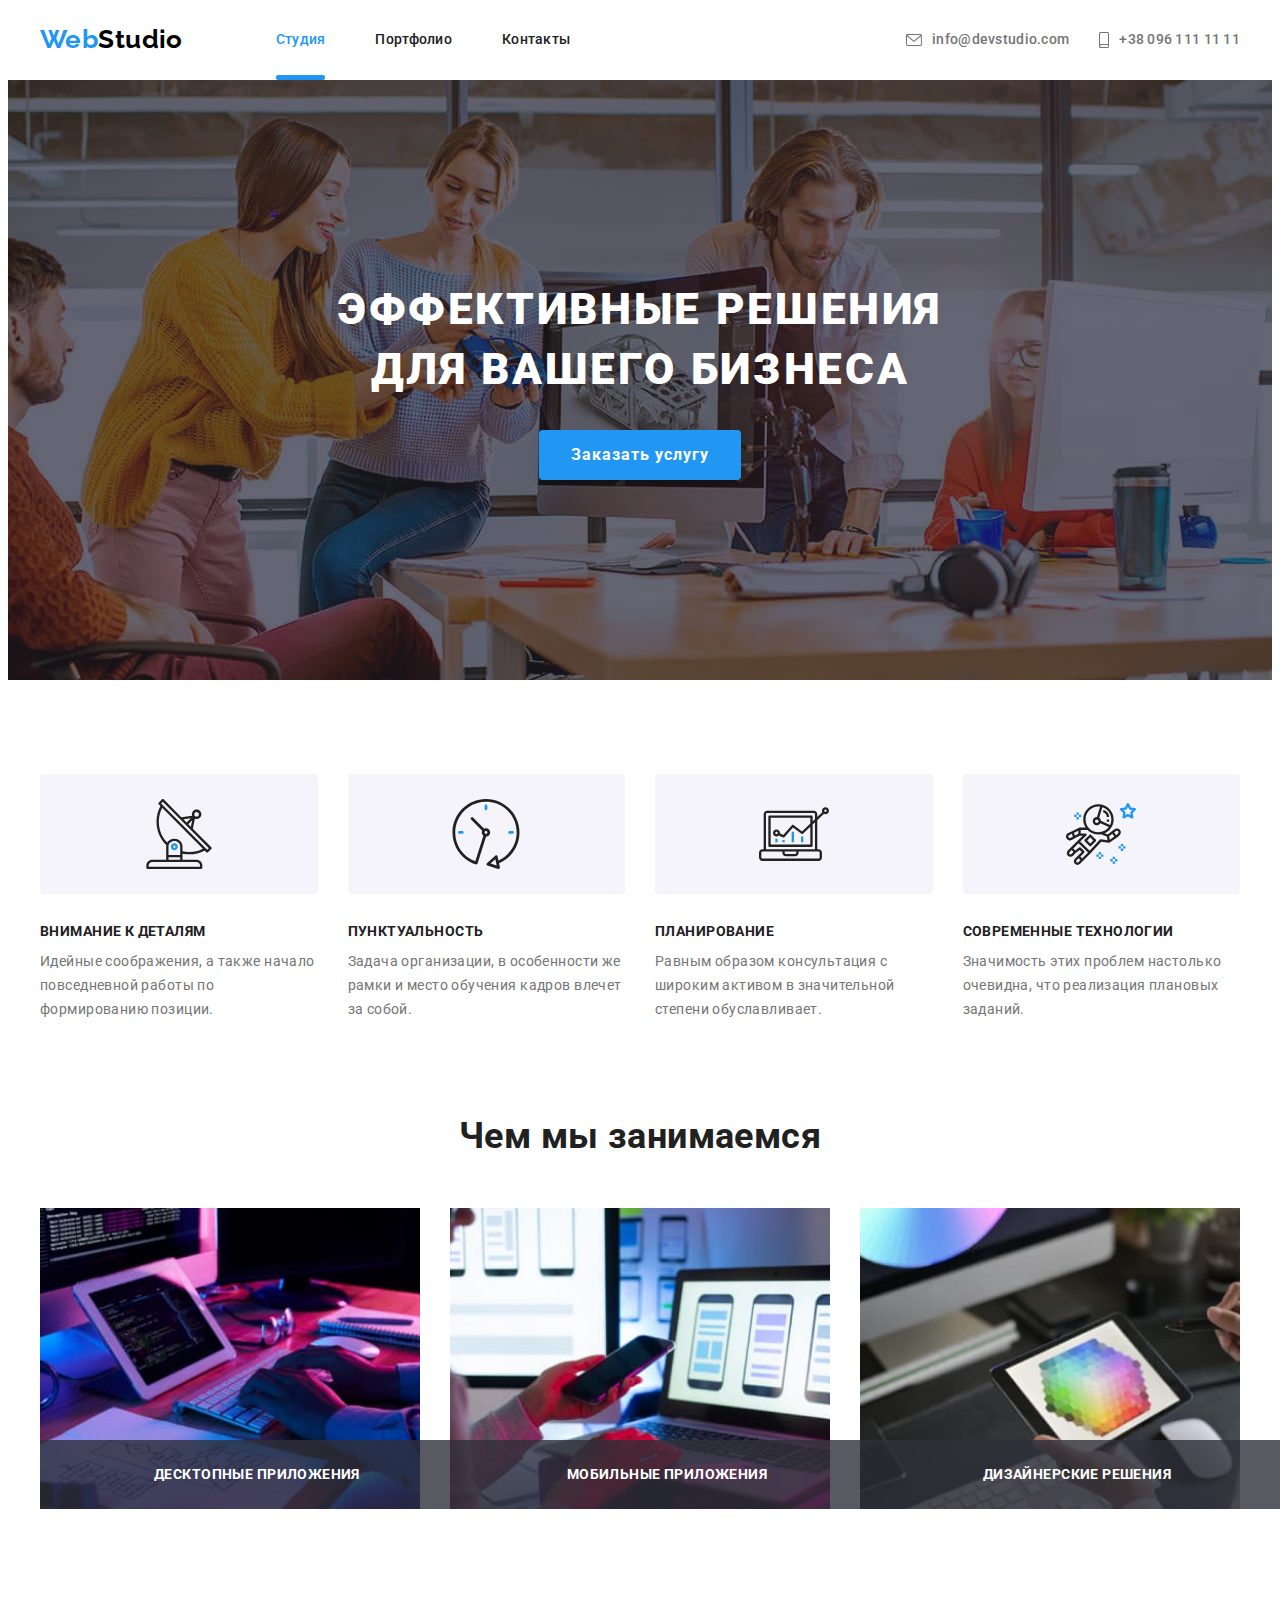
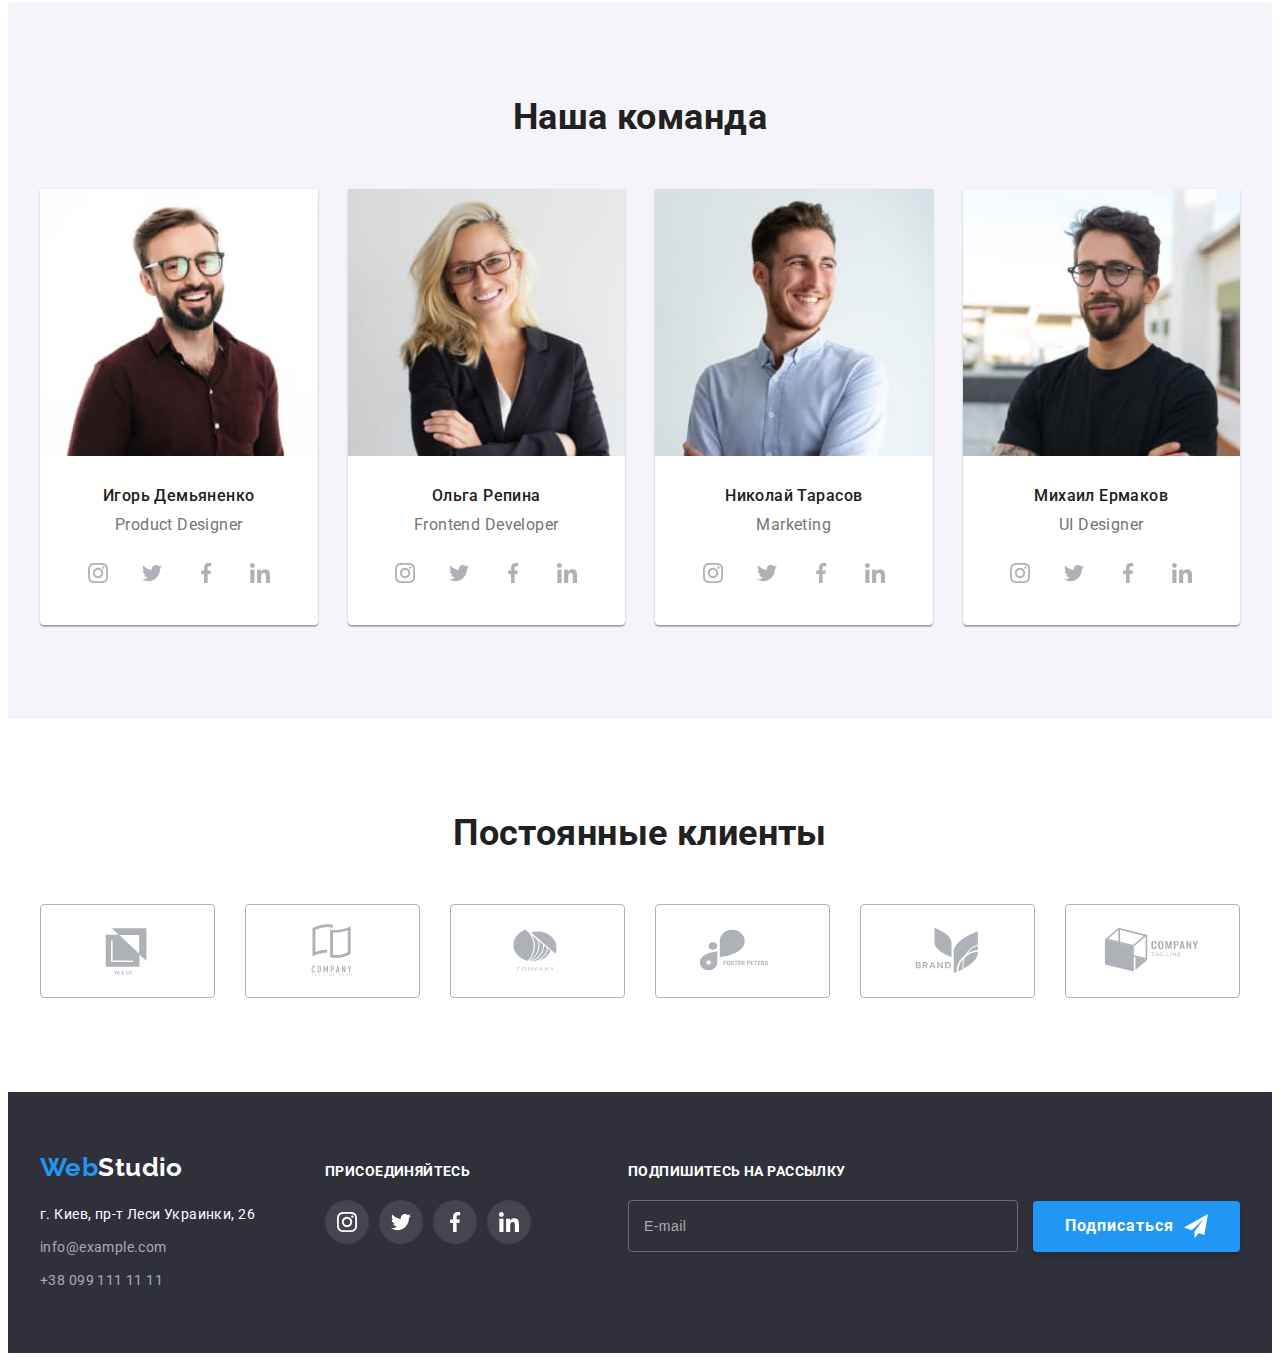
<file: index.html>
<!DOCTYPE html>
<html lang="ru">
  <head>
    <meta charset="UTF-8" />
    <meta http-equiv="X-UA-Compatible" content="IE=edge" />
    <meta name="viewport" content="width=device-width, initial-scale=1.0" />
    <link rel="preconnect" href="https://fonts.googleapis.com" />
    <link rel="preconnect" href="https://fonts.gstatic.com" crossorigin />
    <link
      href="https://fonts.googleapis.com/css2?family=Raleway:wght@700&family=Roboto:wght@400;500;700;900&display=swap"
      rel="stylesheet"
    />
    <title>WebStudio</title>
    <link
      rel="stylesheet"
      href="https://cdnjs.cloudflare.com/ajax/libs/modern-normalize/1.1.0/modern-normalize.min.css"
      integrity="sha512-wpPYUAdjBVSE4KJnH1VR1HeZfpl1ub8YT/NKx4PuQ5NmX2tKuGu6U/JRp5y+Y8XG2tV+wKQpNHVUX03MfMFn9Q=="
      crossorigin="anonymous"
      referrerpolicy="no-referrer"
    />
    <link rel="stylesheet" href="./css/main.min.css" />
  </head>

  <body>
    <!-- header -->
    <header class="header">
      <div class="container header__container">
        <a href="./index.html" class="logo link">Web<span class="logo__header">Studio</span></a>
        <nav class="site-nav">
          <ul class="site-list list">
            <li class="site-list__item">
              <a href="./index.html" class="site-list__link link current">Студия</a>
            </li>
            <li class="site-list__item">
              <a href="./portfolio.html" class="site-list__link link">Портфолио</a>
            </li>
            <li class="site-list__item">
              <a href="" class="site-list__link link">Контакты</a>
            </li>
          </ul>
        </nav>
        <ul class="contact-list list">
          <li class="site-list__item">
            <a href="mailto:info@devstudio.com" class="contact-list__link link">
              <svg class="contact-list__icon" width="16" height="12">
                <use href="./images/sprite-nav.svg#icon-mail"></use>
              </svg>
              info@devstudio.com
            </a>
          </li>
          <li class="site-list__item">
            <a href="tel:+380961111111" class="contact-list__link link">
              <svg class="contact-list__icon" width="10" height="16">
                <use href="./images/sprite-nav.svg#icon-tell"></use>
              </svg>
              +38 096 111 11 11
            </a>
          </li>
        </ul>
        <div class="btn-menu">
          <button type="button" class="menu-open-btn" data-menu-open>
            <svg class="menu-open__icon" width="24px" height="16px">
              <use href="./images/menu-open.svg#menu-open"></use>
            </svg>
          </button>
        </div>
      </div>
      <div class="mob-menu is-hidden-menu" data-menu>
        <button type="button" class="menu-close-btn" data-menu-close>
          <svg class="menu-close__icon" width="18.67px" height="18.67px">
            <use href="./images/menu-close.svg#menu-close"></use>
          </svg>
        </button>
        <div class="mob-menu-top">
          <ul class="mob-menu__list list">
            <li class="mob-menu__item">
              <a href="./index.html" class="mob-menu__link link sitting">Студия</a>
            </li>
            <li class="mob-menu__item">
              <a href="./portfolio.html" class="mob-menu__link link">Портфолио</a>
            </li>
            <li class="mob-menu__item">
              <a href="" class="mob-menu__link link">Контакты</a>
            </li>
          </ul>
        </div>
        <div class="mob-contact-bottom">
          <ul class="mob-contact__list list">
            <li class="mob-contact__item">
              <a href="tel:+380961111111" class="mob-tel__link link">+38 096 111 11 11</a>
            </li>
            <li class="mob-contact__item">
              <a href="mailto:info@devstudio.com" class="mob-mail__link link">info@devstudio.com</a>
            </li>
          </ul>
          <ul class="mob-social__list list">
            <li class="mob-social__item">
              <a href="" class="mob-social__link link">Instagram</a>
            </li>
            <li class="mob-social__item">
              <a href="" class="mob-social__link link">Twitter</a>
            </li>
            <li class="mob-social__item">
              <a href="" class="mob-social__link link">Facebook</a>
            </li>
            <li class="mob-social__item">
              <a href="" class="mob-social__link link">LinkedIn</a>
            </li>
          </ul>
        </div>
      </div>
    </header>

    <main>
      <!-- hero -->
      <section class="hero">
        <div class="container">
          <h1 class="hero__title">
            ЭФФЕКТИВНЫЕ РЕШЕНИЯ <br />
            ДЛЯ ВАШЕГО БИЗНЕСА
          </h1>
          <button type="button" class="button__universal" data-modal-open>Заказать услугу</button>
        </div>
      </section>

      <!-- feature -->
      <section class="feature section">
        <div class="container">
          <ul class="card-set list">
            <li class="feature__item item">
              <div class="feature__icon">
                <svg width="70" height="70">
                  <use href="./images/sprite.svg#icon-antenna"></use>
                </svg>
              </div>
              <h3 class="feature__title">ВНИМАНИЕ К ДЕТАЛЯМ</h3>
              <p class="feature__text">
                Идейные соображения, а также начало повседневной работы по формированию позиции.
              </p>
            </li>
            <li class="feature__item item">
              <div class="feature__icon">
                <svg width="70" height="70">
                  <use href="./images/sprite.svg#icon-clock"></use>
                </svg>
              </div>
              <h3 class="feature__title">ПУНКТУАЛЬНОСТЬ</h3>
              <p class="feature__text">
                Задача организации, в особенности же рамки и место обучения кадров влечет за собой.
              </p>
            </li>
            <li class="feature__item item">
              <div class="feature__icon">
                <svg width="70" height="70">
                  <use href="./images/sprite.svg#icon-diagram"></use>
                </svg>
              </div>
              <h3 class="feature__title">ПЛАНИРОВАНИЕ</h3>
              <p class="feature__text">
                Равным образом консультация с широким активом в значительной степени обуславливает.
              </p>
            </li>
            <li class="feature__item item">
              <div class="feature__icon">
                <svg width="70" height="70">
                  <use href="./images/sprite.svg#icon-astronaut"></use>
                </svg>
              </div>
              <h3 class="feature__title">СОВРЕМЕННЫЕ ТЕХНОЛОГИИ</h3>
              <p class="feature__text">
                Значимость этих проблем настолько очевидна, что реализация плановых заданий.
              </p>
            </li>
          </ul>
        </div>
      </section>

      <!-- work -->
      <section class="work section">
        <div class="container">
          <h2 class="section__title">Чем мы занимаемся</h2>
          <ul class="card-set list">
            <li class="work__item item">
              <div class="work__wrap">
                <img
                  srcset="./images/computer-1x.jpg 1x, ./images/computer-2x.jpg 2x"
                  src="./images/computer-1x.jpg"
                  alt="компьютер"
                  width="370"
                  height="294"
                />
                <p class="work__text">Десктопные приложения</p>
              </div>
            </li>
            <li class="work__item item">
              <div class="work__wrap">
                <img
                  srcset="./images/notebook-1x.jpg 1x, ./images/notebook-2x.jpg 2x"
                  src="./images/notebook-1x.jpg"
                  alt="ноутбук"
                  width="370"
                  height="294"
                />
                <p class="work__text">Мобильные приложения</p>
              </div>
            </li>
            <li class="work__item item">
              <div class="work__wrap">
                <img
                  srcset="./images/tablet-1x.jpg 1x, ./images/tablet-2x.jpg 2x"
                  src="./images/tablet-1x.jpg"
                  alt="планшет"
                  width="370"
                  height="294"
                />
                <p class="work__text">Дизайнерские решения</p>
              </div>
            </li>
          </ul>
        </div>
      </section>

      <!-- team -->
      <section class="team section">
        <div class="container">
          <h2 class="section__title">Наша команда</h2>
          <ul class="card-set list">
            <li class="team__item item">
              <div class="team__img">
                <picture>
                  <source
                    srcset="./images/igor-desk-1x.jpg 1x, ./images/igor-desk-2x.jpg 2x"
                    media="(min-width: 1200px)"
                  />
                  <source
                    srcset="./images/igor-tab-1x.jpg 1x, ./images/igor-tab-2x.jpg 2x"
                    media="(min-width: 768px)"
                  />
                  <source
                    srcset="./images/igor-mob-1x.jpg 1x, ./images/igor-mob-2x.jpg 2x"
                    media="(min-width: 320px)"
                  />
                  <img src="./images/igor-desk-1x.jpg" alt="дизайнер продуктов" />
                </picture>
              </div>
              <h3 class="team__title">Игорь Демьяненко</h3>
              <p lang="en" class="team__profession">Product Designer</p>
              <ul class="social list">
                <li class="social__item">
                  <a href="" class="social__link" target="_blank" rel="noopener noreferrer">
                    <svg class="social__icon" width="20" height="20">
                      <use href="./images/icons.svg#icon-instagram"></use>
                    </svg>
                  </a>
                </li>
                <li class="social__item">
                  <a href="" class="social__link" target="_blank" rel="noopener noreferrer">
                    <svg class="social__icon" width="20" height="20">
                      <use href="./images/icons.svg#icon-twitter"></use>
                    </svg>
                  </a>
                </li>
                <li class="social__item">
                  <a href="" class="social__link" target="_blank" rel="noopener noreferrer">
                    <svg class="social__icon" width="20" height="20">
                      <use href="./images/icons.svg#icon-facebook"></use>
                    </svg>
                  </a>
                </li>
                <li class="social__item">
                  <a href="" class="social__link" target="_blank" rel="noopener noreferrer">
                    <svg class="social__icon" width="20" height="20">
                      <use href="./images/icons.svg#icon-linkedin"></use>
                    </svg>
                  </a>
                </li>
              </ul>
            </li>
            <li class="team__item item">
              <div class="team__img">
                <picture>
                  <source
                    srcset="./images/olya-desk-1x.jpg 1x, ./images/olya-desk-2x.jpg 2x"
                    media="(min-width: 1200px)"
                  />
                  <source
                    srcset="./images/olya-tab-1x.jpg 1x, ./images/olya-tab-2x.jpg 2x"
                    media="(min-width: 768px)"
                  />
                  <source
                    srcset="./images/olya-mob-1x.jpg 1x, ./images/olya-mob-2x.jpg 2x"
                    media="(min-width: 320px)"
                  />
                  <img src="./images/olya-desk-1x.jpg" alt="фронтенд разработчик" />
                </picture>
              </div>
              <h3 class="team__title">Ольга Репина</h3>
              <p lang="en" class="team__profession">Frontend Developer</p>
              <ul class="social list">
                <li class="social__item">
                  <a href="" class="social__link" target="_blank" rel="noopener noreferrer">
                    <svg class="social__icon" width="20" height="20">
                      <use href="./images/icons.svg#icon-instagram"></use>
                    </svg>
                  </a>
                </li>
                <li class="social__item">
                  <a href="" class="social__link" target="_blank" rel="noopener noreferrer">
                    <svg class="social__icon" width="20" height="20">
                      <use href="./images/icons.svg#icon-twitter"></use>
                    </svg>
                  </a>
                </li>
                <li class="social__item">
                  <a href="" class="social__link" target="_blank" rel="noopener noreferrer">
                    <svg class="social__icon" width="20" height="20">
                      <use href="./images/icons.svg#icon-facebook"></use>
                    </svg>
                  </a>
                </li>
                <li class="social__item">
                  <a href="" class="social__link" target="_blank" rel="noopener noreferrer">
                    <svg class="social__icon" width="20" height="20">
                      <use href="./images/icons.svg#icon-linkedin"></use>
                    </svg>
                  </a>
                </li>
              </ul>
            </li>
            <li class="team__item item">
              <div class="team__img">
                <picture>
                  <source
                    srcset="./images/nicholas-desk-1x.jpg 1x, ./images/nicholas-desk-2x.jpg 2x"
                    media="(min-width: 1200px)"
                  />
                  <source
                    srcset="./images/nicholas-tab-1x.jpg 1x, ./images/nicholas-tab-2x.jpg 2x"
                    media="(min-width: 768px)"
                  />
                  <source
                    srcset="./images/nicholas-mob-1x.jpg 1x, ./images/nicholas-mob-2x.jpg 2x"
                    media="(min-width: 320px)"
                  />
                  <img src="./images/nicholas-desk-1x.jpg" alt="занимается маркетингом" />
                </picture>
              </div>
              <h3 class="team__title">Николай Тарасов</h3>
              <p lang="en" class="team__profession">Marketing</p>
              <ul class="social list">
                <li class="social__item">
                  <a href="" class="social__link" target="_blank" rel="noopener noreferrer">
                    <svg class="social__icon" width="20" height="20">
                      <use href="./images/icons.svg#icon-instagram"></use>
                    </svg>
                  </a>
                </li>
                <li class="social__item">
                  <a href="" class="social__link" target="_blank" rel="noopener noreferrer">
                    <svg class="social__icon" width="20" height="20">
                      <use href="./images/icons.svg#icon-twitter"></use>
                    </svg>
                  </a>
                </li>
                <li class="social__item">
                  <a href="" class="social__link" target="_blank" rel="noopener noreferrer">
                    <svg class="social__icon" width="20" height="20">
                      <use href="./images/icons.svg#icon-facebook"></use>
                    </svg>
                  </a>
                </li>
                <li class="social__item">
                  <a href="" class="social__link" target="_blank" rel="noopener noreferrer">
                    <svg class="social__icon" width="20" height="20">
                      <use href="./images/icons.svg#icon-linkedin"></use>
                    </svg>
                  </a>
                </li>
              </ul>
            </li>
            <li class="team__item item">
              <div class="team__img">
                <picture>
                  <source
                    srcset="./images/michael-desk-1x.jpg 1x, ./images/michael-desk-2x.jpg 2x"
                    media="(min-width: 1200px)"
                  />
                  <source
                    srcset="./images/michael-tab-1x.jpg 1x, ./images/michael-tab-2x.jpg 2x"
                    media="(min-width: 768px)"
                  />
                  <source
                    srcset="./images/michael-mob-1x.jpg 1x, ./images/michael-mob-2x.jpg 2x"
                    media="(min-width: 320px)"
                  />
                  <img src="./images/michael-desk-1x.jpg" alt="дизайнер интерфейсов" />
                </picture>
              </div>
              <h3 class="team__title">Михаил Ермаков</h3>
              <p lang="en" class="team__profession">UI Designer</p>
              <ul class="social list">
                <li class="social__item">
                  <a href="" class="social__link" target="_blank" rel="noopener noreferrer">
                    <svg class="social__icon" width="20" height="20">
                      <use href="./images/icons.svg#icon-instagram"></use>
                    </svg>
                  </a>
                </li>
                <li class="social__item">
                  <a href="" class="social__link" target="_blank" rel="noopener noreferrer">
                    <svg class="social__icon" width="20" height="20">
                      <use href="./images/icons.svg#icon-twitter"></use>
                    </svg>
                  </a>
                </li>
                <li class="social__item">
                  <a href="" class="social__link" target="_blank" rel="noopener noreferrer">
                    <svg class="social__icon" width="20" height="20">
                      <use href="./images/icons.svg#icon-facebook"></use>
                    </svg>
                  </a>
                </li>
                <li class="social__item">
                  <a href="" class="social__link" target="_blank" rel="noopener noreferrer">
                    <svg class="social__icon" width="20" height="20">
                      <use href="./images/icons.svg#icon-linkedin"></use>
                    </svg>
                  </a>
                </li>
              </ul>
            </li>
          </ul>
        </div>
      </section>

      <!-- клиенты -->
      <section class="section client">
        <div class="container">
          <h1 class="section__title">Постоянные клиенты</h1>
          <ul class="card-set list">
            <li class="client__item item">
              <a href="" class="client__link" target="_blank" rel="noopener noreferrer">
                <svg class="client__icon" width="106" height="60">
                  <use href="./images/icons-client.svg#icon-client1"></use>
                </svg>
              </a>
            </li>
            <li class="client__item item">
              <a href="" class="client__link" target="_blank" rel="noopener noreferrer">
                <svg class="client__icon" width="106" height="60">
                  <use href="./images/icons-client.svg#icon-client2"></use>
                </svg>
              </a>
            </li>
            <li class="client__item item">
              <a href="" class="client__link" target="_blank" rel="noopener noreferrer">
                <svg class="client__icon" width="106" height="60">
                  <use href="./images/icons-client.svg#icon-client3"></use>
                </svg>
              </a>
            </li>
            <li class="client__item item">
              <a href="" class="client__link" target="_blank" rel="noopener noreferrer">
                <svg class="client__icon" width="106" height="60">
                  <use href="./images/icons-client.svg#icon-client4"></use>
                </svg>
              </a>
            </li>
            <li class="client__item item">
              <a href="" class="client__link" target="_blank" rel="noopener noreferrer">
                <svg class="client__icon" width="106" height="60">
                  <use href="./images/icons-client.svg#icon-client5"></use>
                </svg>
              </a>
            </li>
            <li class="client__item item">
              <a href="" class="client__link" target="_blank" rel="noopener noreferrer">
                <svg class="client__icon" width="106" height="60">
                  <use href="./images/icons-client.svg#icon-client6"></use>
                </svg>
              </a>
            </li>
          </ul>
        </div>
      </section>
    </main>

    <!-- footer -->
    <footer class="footer">
      <div class="container footer-container">
        <div class="footer-con-item">
          <a href="/" class="logo link">Web<span class="logo__footer">Studio</span></a>
          <address class="address">
            <ul class="address-list list">
              <li class="address-list__item">
                <a
                  href="https://goo.gl/maps/yd7HGHRMkao7DPrR8"
                  target="_blank"
                  rel="noopener noreferrer"
                  class="address-list__link link"
                  >г. Киев, пр-т Леси Украинки, 26</a
                >
              </li>
              <li class="address-list__item">
                <a href="mailto:info@example.com" class="address-list__link link"
                  >info@example.com</a
                >
              </li>
              <li class="address-list__item">
                <a href="tel:+380991111111" class="address-list__link link">+38 099 111 11 11</a>
              </li>
            </ul>
          </address>
        </div>
        <div class="footer-con-item">
          <h3 class="section-subject">присоединяйтесь</h3>
          <ul class="social list">
            <li class="social__item">
              <a href="" class="social__link" target="_blank" rel="noopener noreferrer">
                <svg class="social__icon" width="20" height="20">
                  <use href="./images/icons.svg#icon-instagram"></use>
                </svg>
              </a>
            </li>
            <li class="social__item">
              <a href="" class="social__link" target="_blank" rel="noopener noreferrer">
                <svg class="social__icon" width="20" height="20">
                  <use href="./images/icons.svg#icon-twitter"></use>
                </svg>
              </a>
            </li>
            <li class="social__item">
              <a href="" class="social__link" target="_blank" rel="noopener noreferrer">
                <svg class="social__icon" width="20" height="20">
                  <use href="./images/icons.svg#icon-facebook"></use>
                </svg>
              </a>
            </li>
            <li class="social__item">
              <a href="" class="social__link" target="_blank" rel="noopener noreferrer">
                <svg class="social__icon" width="20" height="20">
                  <use href="./images/icons.svg#icon-linkedin"></use>
                </svg>
              </a>
            </li>
          </ul>
        </div>
        <div class="footer-con-item">
          <h3 class="section-subject">Подпишитесь на рассылку</h3>
          <form class="footer-form">
            <input
              class="footer-form__input"
              name="email-footer"
              type="email"
              placeholder="E-mail"
            />
            <button class="button__universal btn-send" type="submit">
              Подписаться
              <svg class="footer-form__icon" width="24px" height="24px">
                <use href="./images/icon-send.svg#icon-send"></use>
              </svg>
            </button>
          </form>
        </div>
      </div>
    </footer>

    <!-- backdrop -->
    <div class="backdrop is-hidden" data-modal>
      <div class="modal">
        <button type="button" class="modal__close" data-modal-close>
          <svg class="modal-close__icon" width="18px" height="18px">
            <use href="./images/modal-close.svg#icon-close"></use>
          </svg>
        </button>
        <p class="modal__title">Оставьте свои данные, мы вам перезвоним</p>
        <form class="form" action="#">
          <div class="form__field">
            <label class="form__label" for="user-name">Имя</label>
            <input type="text" class="form__input" name="user-name" required id="user-name" />
            <svg class="form__icon" width="18px" height="18px">
              <use href="./images/form-sprite.svg#icon-person"></use>
            </svg>
          </div>
          <div class="form__field">
            <label class="form__label" for="user-tel">Телефон</label>
            <input type="tel" class="form__input" name="user-tel" id="user-tel" />
            <svg class="form__icon" width="18px" height="18px">
              <use href="./images/form-sprite.svg#icon-phone"></use>
            </svg>
          </div>
          <div class="form__field">
            <label class="form__label" for="user-email">Почта</label>
            <input type="email" class="form__input" name="user-email" required id="user-email" />
            <svg class="form__icon" width="18px" height="18px">
              <use href="./images/form-sprite.svg#icon-email"></use>
            </svg>
          </div>
          <div class="form__field form__comment">
            <label class="form__label" for="user-text">Комментарий</label>
            <textarea
              name="user-text"
              id="user-text"
              class="form__text"
              placeholder="Введите текст"
            ></textarea>
          </div>
          <div class="conditions">
            <label class="checkbox" for="check">
              <input class="input__checkbox" type="checkbox" name="check" id="check" />
              <span class="checkbox__icon"></span>
              <span class="checkbox__text">
                Соглашаюсь с рассылкой и принимаю
                <a class="conditions__link" href="" target="_blank" rel="noopener noreferrer"
                  >Условия договора</a
                ></span
              >
            </label>
          </div>
          <button type="submit" class="form-btn button__universal">Отправить</button>
        </form>
      </div>
    </div>
    <script src="./js/modal.js"></script>
    <script src="./js/menu.js"></script>
  </body>
</html>
</file>
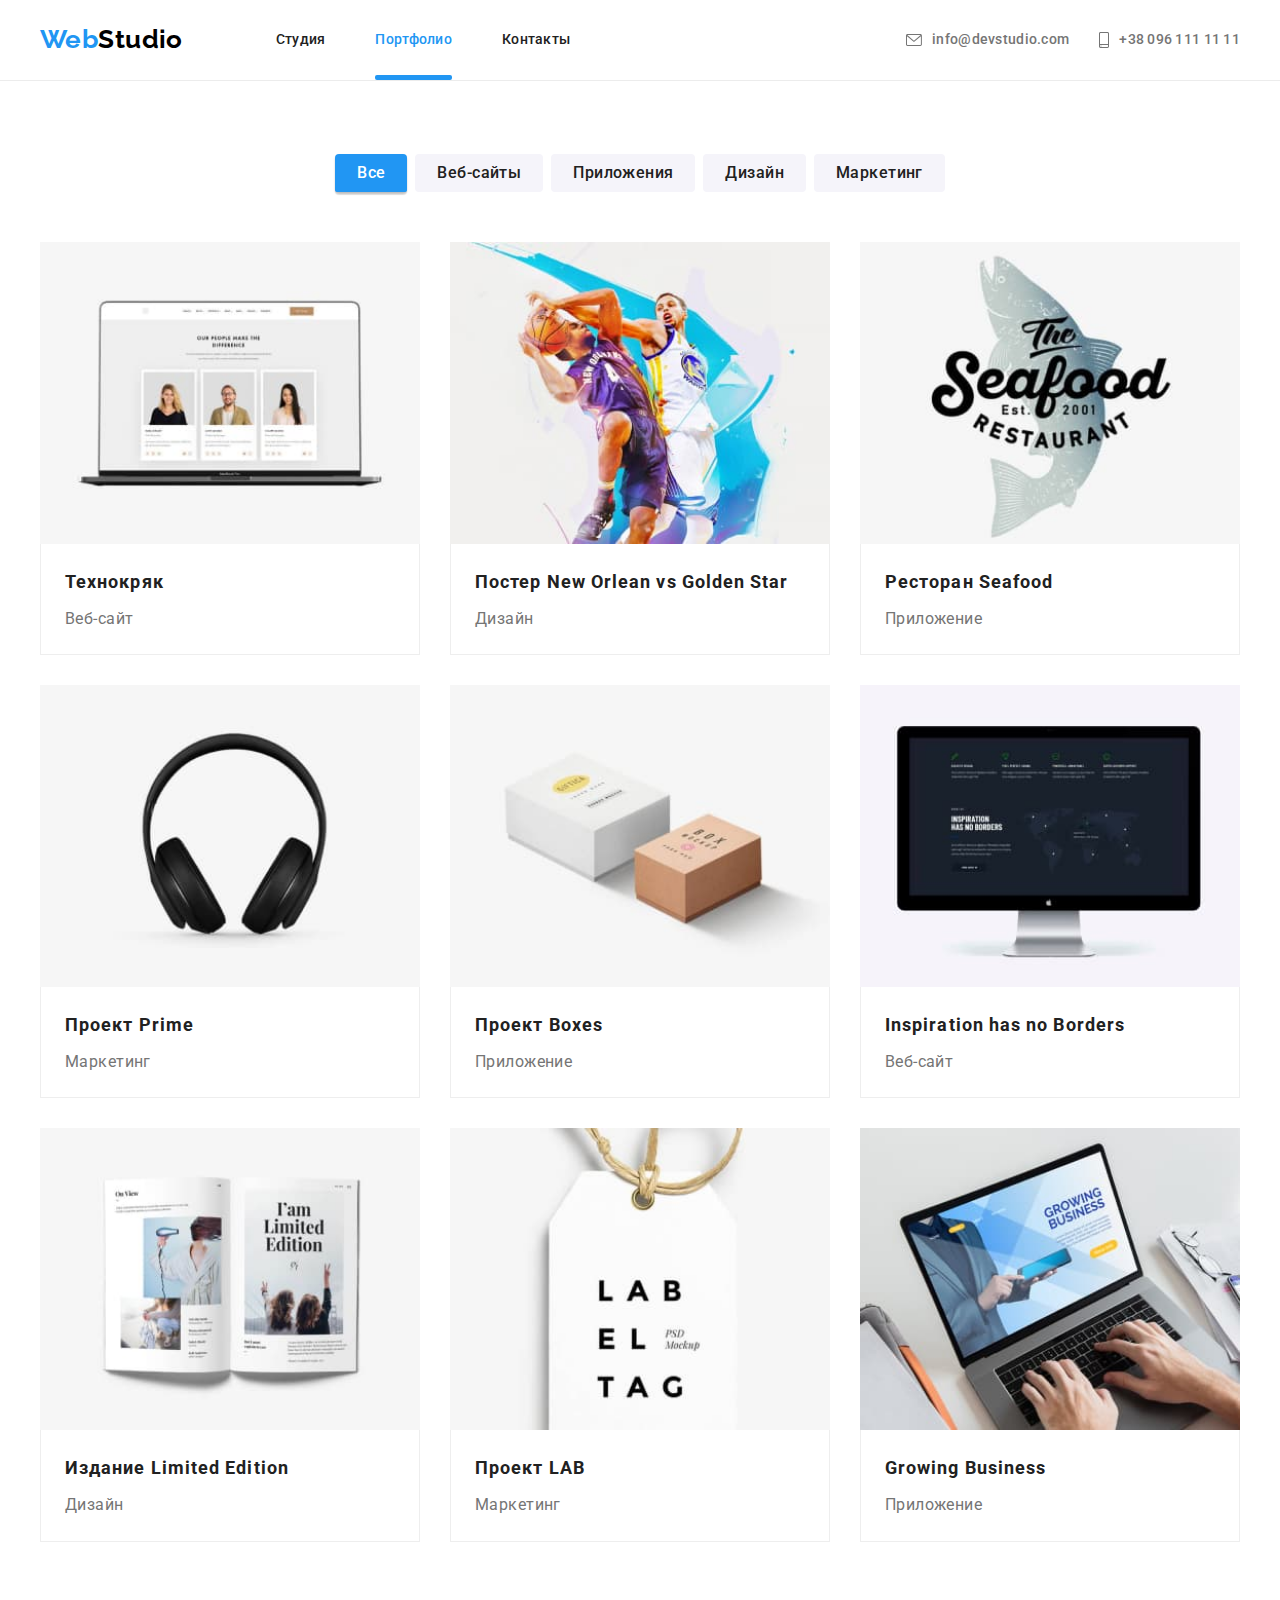
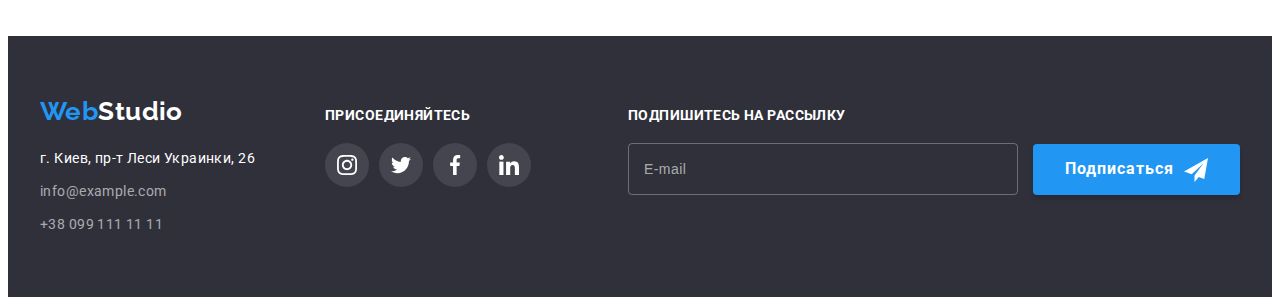
<file: portfolio.html>
<!DOCTYPE html>
<html lang="ru">
  <head>
    <meta charset="UTF-8" />
    <meta http-equiv="X-UA-Compatible" content="IE=edge" />
    <meta name="viewport" content="width=device-width, initial-scale=1.0" />
    <link rel="preconnect" href="https://fonts.googleapis.com" />
    <link rel="preconnect" href="https://fonts.gstatic.com" crossorigin />
    <link
      href="https://fonts.googleapis.com/css2?family=Raleway:wght@700&family=Roboto:wght@400;500;700;900&display=swap"
      rel="stylesheet"
    />
    <title>WebStudio</title>
    <link
      rel="stylesheet"
      href="https://cdnjs.cloudflare.com/ajax/libs/modern-normalize/1.1.0/modern-normalize.min.css"
      integrity="sha512-wpPYUAdjBVSE4KJnH1VR1HeZfpl1ub8YT/NKx4PuQ5NmX2tKuGu6U/JRp5y+Y8XG2tV+wKQpNHVUX03MfMFn9Q=="
      crossorigin="anonymous"
      referrerpolicy="no-referrer"
    />
    <link rel="stylesheet" href="./css/main.min.css" />
  </head>

  <body>
    <!-- header-->
    <header class="header header__border">
      <div class="container header__container">
        <a href="./index.html" class="logo link">Web<span class="logo__header">Studio</span></a>
        <nav class="site-nav">
          <ul class="site-list list">
            <li class="site-list__item">
              <a href="./index.html" class="site-list__link link">Студия</a>
            </li>
            <li class="site-list__item">
              <a href="./portfolio.html" class="site-list__link link current">Портфолио</a>
            </li>
            <li class="site-list__item">
              <a href="" class="site-list__link link">Контакты</a>
            </li>
          </ul>
        </nav>
        <ul class="contact-list list">
          <li class="site-list__item">
            <a href="mailto:info@devstudio.com" class="contact-list__link link">
              <svg class="contact-list__icon" width="16" height="12">
                <use href="./images/sprite-nav.svg#icon-mail"></use>
              </svg>
              info@devstudio.com
            </a>
          </li>
          <li class="site-list__item">
            <a href="tel:+380961111111" class="contact-list__link link">
              <svg class="contact-list__icon" width="10" height="16">
                <use href="./images/sprite-nav.svg#icon-tell"></use>
              </svg>
              +38 096 111 11 11
            </a>
          </li>
        </ul>
        <div class="btn-menu">
          <button type="button" class="menu-open-btn" data-menu-open>
            <svg class="menu-open__icon" width="24px" height="16px">
              <use href="./images/menu-open.svg#menu-open"></use>
            </svg>
          </button>
        </div>
      </div>
      <div class="mob-menu is-hidden-menu" data-menu>
        <button type="button" class="menu-close-btn" data-menu-close>
          <svg class="menu-close__icon" width="18.67px" height="18.67px">
            <use href="./images/menu-close.svg#menu-close"></use>
          </svg>
        </button>
        <div class="mob-menu-top">
          <ul class="mob-menu__list list">
            <li class="mob-menu__item">
              <a href="./index.html" class="mob-menu__link link">Студия</a>
            </li>
            <li class="mob-menu__item">
              <a href="./portfolio.html" class="mob-menu__link link sitting">Портфолио</a>
            </li>
            <li class="mob-menu__item">
              <a href="" class="mob-menu__link link">Контакты</a>
            </li>
          </ul>
        </div>
        <div class="mob-contact-bottom">
          <ul class="mob-contact__list list">
            <li class="mob-contact__item">
              <a href="tel:+380961111111" class="mob-tel__link link">+38 096 111 11 11</a>
            </li>
            <li class="mob-contact__item">
              <a href="mailto:info@devstudio.com" class="mob-mail__link link">info@devstudio.com</a>
            </li>
          </ul>
          <ul class="mob-social__list list">
            <li class="mob-social__item">
              <a href="" class="mob-social__link link">Instagram</a>
            </li>
            <li class="mob-social__item">
              <a href="" class="mob-social__link link">Twitter</a>
            </li>
            <li class="mob-social__item">
              <a href="" class="mob-social__link link">Facebook</a>
            </li>
            <li class="mob-social__item">
              <a href="" class="mob-social__link link">LinkedIn</a>
            </li>
          </ul>
        </div>
      </div>
    </header>

    <!-- filter -->
    <main>
      <section class="section section__portfolio">
        <div class="container">
          <h1 class="visually-hidden">Важный заголовок, которого нет</h1>
          <ul class="filter-list list">
            <li class="filter__item">
              <button type="button" class="filter__btn current">Все</button>
            </li>
            <li class="filter__item">
              <button type="button" class="filter__btn">Веб-сайты</button>
            </li>
            <li class="filter__item">
              <button type="button" class="filter__btn">Приложения</button>
            </li>
            <li class="filter__item">
              <button type="button" class="filter__btn">Дизайн</button>
            </li>
            <li class="filter__item">
              <button type="button" class="filter__btn">Маркетинг</button>
            </li>
          </ul>

          <!-- project -->
          <ul class="card-set list">
            <li class="project__item item">
              <a class="link project__link" href="" target="_blank" rel="noopener noreferrer">
                <div class="project__item-wrap">
                  <picture>
                    <source
                      srcset="./images/techno-desk-1x.jpg 1x, ./images/techno-desk-2x.jpg 2x"
                      media="(min-width: 1200px)"
                    />
                    <source
                      srcset="./images/techno-tab-1x.jpg 1x, ./images/techno-tab-2x.jpg 2x"
                      media="(min-width: 768px)"
                    />
                    <source
                      srcset="./images/techno-mob-1x.jpg 1x, ./images/techno-mob-2x.jpg 2x"
                      media="(min-width: 320px)"
                    />
                    <img src="./images/techno-desk-1x.jpg" alt="технокряк" />
                  </picture>
                  <p class="project-img__text">
                    Технокряк это современная площадка распространения коронавируса. Компании
                    используют эту платформу для цифрового шпионажа и атак на защищённые сервера
                    конкурентов.
                  </p>
                </div>
                <div class="project-border">
                  <h2 class="project__title">Технокряк</h2>
                  <p class="project__text">Веб-сайт</p>
                </div>
              </a>
            </li>
            <li class="project__item item">
              <a class="link project__link" href="" target="_blank" rel="noopener noreferrer">
                <div class="project__item-wrap">
                  <picture>
                    <source
                      srcset="./images/poster-desk-1x.jpg 1x, ./images/poster-desk-2x.jpg 2x"
                      media="(min-width: 1200px)"
                    />
                    <source
                      srcset="./images/poster-tab-1x.jpg 1x, ./images/poster-tab-2x.jpg 2x"
                      media="(min-width: 768px)"
                    />
                    <source
                      srcset="./images/poster-mob-1x.jpg 1x, ./images/poster-mob-2x.jpg 2x"
                      media="(min-width: 320px)"
                    />
                    <img src="./images/poster-desk-1x.jpg" alt="игра в баскет" />
                  </picture>
                  <p class="project-img__text">
                    Технокряк это современная площадка распространения коронавируса. Компании
                    используют эту платформу для цифрового шпионажа и атак на защищённые сервера
                    конкурентов.
                  </p>
                </div>
                <div class="project-border">
                  <h2 class="project__title">Постер New Orlean vs Golden Star</h2>
                  <p class="project__text">Дизайн</p>
                </div>
              </a>
            </li>
            <li class="project__item item">
              <a class="link project__link" href="" target="_blank" rel="noopener noreferrer">
                <div class="project__item-wrap">
                  <picture>
                    <source
                      srcset="./images/seafood-desk-1x.jpg 1x, ./images/seafood-desk-2x.jpg 2x"
                      media="(min-width: 1200px)"
                    />
                    <source
                      srcset="./images/seafood-tab-1x.jpg 1x, ./images/seafood-tab-2x.jpg 2x"
                      media="(min-width: 768px)"
                    />
                    <source
                      srcset="./images/seafood-mob-1x.jpg 1x, ./images/seafood-mob-2x.jpg 2x"
                      media="(min-width: 320px)"
                    />
                    <img src="./images/seafood-desk-1x.jpg" alt="ресторан" />
                  </picture>
                  <p class="project-img__text">
                    Технокряк это современная площадка распространения коронавируса. Компании
                    используют эту платформу для цифрового шпионажа и атак на защищённые сервера
                    конкурентов.
                  </p>
                </div>
                <div class="project-border">
                  <h2 class="project__title">Ресторан Seafood</h2>
                  <p class="project__text">Приложение</p>
                </div>
              </a>
            </li>
            <li class="project__item item">
              <a class="link project__link" href="" target="_blank" rel="noopener noreferrer">
                <div class="project__item-wrap">
                  <picture>
                    <source
                      srcset="./images/prime-desk-1x.jpg 1x, ./images/prime-desk-2x.jpg 2x"
                      media="(min-width: 1200px)"
                    />
                    <source
                      srcset="./images/prime-tab-1x.jpg 1x, ./images/prime-tab-2x.jpg 2x"
                      media="(min-width: 768px)"
                    />
                    <source
                      srcset="./images/prime-mob-1x.jpg 1x, ./images/prime-mob-2x.jpg 2x"
                      media="(min-width: 320px)"
                    />
                    <img src="./images/prime-desk-1x.jpg" alt="прайм" width="370" height="294" />
                  </picture>
                  <p class="project-img__text">
                    Технокряк это современная площадка распространения коронавируса. Компании
                    используют эту платформу для цифрового шпионажа и атак на защищённые сервера
                    конкурентов.
                  </p>
                </div>
                <div class="project-border">
                  <h2 class="project__title">Проект Prime</h2>
                  <p class="project__text">Маркетинг</p>
                </div>
              </a>
            </li>
            <li class="project__item item">
              <a class="link project__link" href="" target="_blank" rel="noopener noreferrer">
                <div class="project__item-wrap">
                  <picture>
                    <source
                      srcset="./images/box-desk-1x.jpg 1x, ./images/box-desk-2x.jpg 2x"
                      media="(min-width: 1200px)"
                    />
                    <source
                      srcset="./images/box-tab-1x.jpg 1x, ./images/box-tab-2x.jpg 2x"
                      media="(min-width: 768px)"
                    />
                    <source
                      srcset="./images/box-mob-1x.jpg 1x, ./images/box-mob-2x.jpg 2x"
                      media="(min-width: 320px)"
                    />
                    <img src="./images/box-desk-1x.jpg" alt="коробка" />
                  </picture>
                  <p class="project-img__text">
                    Технокряк это современная площадка распространения коронавируса. Компании
                    используют эту платформу для цифрового шпионажа и атак на защищённые сервера
                    конкурентов.
                  </p>
                </div>
                <div class="project-border">
                  <h2 class="project__title">Проект Boxes</h2>
                  <p class="project__text">Приложение</p>
                </div>
              </a>
            </li>
            <li class="project__item item">
              <a class="link project__link" href="" target="_blank" rel="noopener noreferrer">
                <div class="project__item-wrap">
                  <picture>
                    <source
                      srcset="
                        ./images/inspiration-desk-1x.jpg 1x,
                        ./images/inspiration-desk-2x.jpg 2x
                      "
                      media="(min-width: 1200px)"
                    />
                    <source
                      srcset="
                        ./images/inspiration-tab-1x.jpg 1x,
                        ./images/inspiration-tab-2x.jpg 2x
                      "
                      media="(min-width: 768px)"
                    />
                    <source
                      srcset="
                        ./images/inspiration-mob-1x.jpg 1x,
                        ./images/inspiration-mob-2x.jpg 2x
                      "
                      media="(min-width: 320px)"
                    />
                    <img src="./images/inspiration-desk-1x.jpg" alt="вдохновение" />
                  </picture>
                  <p class="project-img__text">
                    Технокряк это современная площадка распространения коронавируса. Компании
                    используют эту платформу для цифрового шпионажа и атак на защищённые сервера
                    конкурентов.
                  </p>
                </div>
                <div class="project-border">
                  <h2 class="project__title" lang="en">Inspiration has no Borders</h2>
                  <p class="project__text">Веб-сайт</p>
                </div>
              </a>
            </li>
            <li class="project__item item">
              <a class="link project__link" href="" target="_blank" rel="noopener noreferrer">
                <div class="project__item-wrap">
                  <picture>
                    <source
                      srcset="./images/book-desk-1x.jpg 1x, ./images/book-desk-2x.jpg 2x"
                      media="(min-width: 1200px)"
                    />
                    <source
                      srcset="./images/book-tab-1x.jpg 1x, ./images/book-tab-2x.jpg 2x"
                      media="(min-width: 768px)"
                    />
                    <source
                      srcset="./images/book-mob-1x.jpg 1x, ./images/book-mob-2x.jpg 2x"
                      media="(min-width: 320px)"
                    />
                    <img src="./images/book-desk-1x.jpg" alt="книга" />
                  </picture>
                  <p class="project-img__text">
                    Технокряк это современная площадка распространения коронавируса. Компании
                    используют эту платформу для цифрового шпионажа и атак на защищённые сервера
                    конкурентов.
                  </p>
                </div>
                <div class="project-border">
                  <h2 class="project__title">Издание Limited Edition</h2>
                  <p class="project__text">Дизайн</p>
                </div>
              </a>
            </li>
            <li class="project__item item">
              <a class="link project__link" href="" target="_blank" rel="noopener noreferrer">
                <div class="project__item-wrap">
                  <picture>
                    <source
                      srcset="
                        ./images/project-lab-desk-1x.jpg 1x,
                        ./images/project-lab-desk-2x.jpg 2x
                      "
                      media="(min-width: 1200px)"
                    />
                    <source
                      srcset="
                        ./images/project-lab-tab-1x.jpg 1x,
                        ./images/project-lab-tab-2x.jpg 2x
                      "
                      media="(min-width: 768px)"
                    />
                    <source
                      srcset="
                        ./images/project-lab-mob-1x.jpg 1x,
                        ./images/project-lab-mob-2x.jpg 2x
                      "
                      media="(min-width: 320px)"
                    />
                    <img src="./images/project-lab-desk-1x.jpg" alt="проект лаб" />
                  </picture>
                  <p class="project-img__text">
                    Технокряк это современная площадка распространения коронавируса. Компании
                    используют эту платформу для цифрового шпионажа и атак на защищённые сервера
                    конкурентов.
                  </p>
                </div>
                <div class="project-border">
                  <h2 class="project__title">Проект LAB</h2>
                  <p class="project__text">Маркетинг</p>
                </div>
              </a>
            </li>
            <li class="project__item item">
              <a class="link project__link" href="" target="_blank" rel="noopener noreferrer">
                <div class="project__item-wrap">
                  <picture>
                    <source
                      srcset="./images/growing-desk-1x.jpg 1x, ./images/growing-desk-2x.jpg 2x"
                      media="(min-width: 1200px)"
                    />
                    <source
                      srcset="./images/growing-tab-1x.jpg 1x, ./images/growing-tab-2x.jpg 2x"
                      media="(min-width: 768px)"
                    />
                    <source
                      srcset="./images/growing-mob-1x.jpg 1x, ./images/growing-mob-2x.jpg 2x"
                      media="(min-width: 320px)"
                    />
                    <img src="./images/growing-desk-1x.jpg" alt="бизнес" />
                  </picture>
                  <p class="project-img__text">
                    Технокряк это современная площадка распространения коронавируса. Компании
                    используют эту платформу для цифрового шпионажа и атак на защищённые сервера
                    конкурентов.
                  </p>
                </div>
                <div class="project-border">
                  <h2 class="project__title" lang="en">Growing Business</h2>
                  <p class="project__text">Приложение</p>
                </div>
              </a>
            </li>
          </ul>
        </div>
      </section>
    </main>

    <!-- footer -->
    <footer class="footer">
      <div class="container footer-container">
        <div class="footer-con-item">
          <a href="/" class="logo link">Web<span class="logo__footer">Studio</span></a>
          <address class="address">
            <ul class="address-list list">
              <li class="address-list__item">
                <a
                  href="https://goo.gl/maps/yd7HGHRMkao7DPrR8"
                  target="_blank"
                  rel="noopener noreferrer"
                  class="address-list__link link"
                  >г. Киев, пр-т Леси Украинки, 26</a
                >
              </li>
              <li class="address-list__item">
                <a href="mailto:info@example.com" class="address-list__link link"
                  >info@example.com</a
                >
              </li>
              <li class="address-list__item">
                <a href="tel:+380991111111" class="address-list__link link">+38 099 111 11 11</a>
              </li>
            </ul>
          </address>
        </div>
        <div class="footer-con-item">
          <h3 class="section-subject">присоединяйтесь</h3>
          <ul class="social list">
            <li class="social__item">
              <a href="" class="social__link" target="_blank" rel="noopener noreferrer">
                <svg class="social__icon" width="20" height="20">
                  <use href="./images/icons.svg#icon-instagram"></use>
                </svg>
              </a>
            </li>
            <li class="social__item">
              <a href="" class="social__link" target="_blank" rel="noopener noreferrer">
                <svg class="social__icon" width="20" height="20">
                  <use href="./images/icons.svg#icon-twitter"></use>
                </svg>
              </a>
            </li>
            <li class="social__item">
              <a href="" class="social__link" target="_blank" rel="noopener noreferrer">
                <svg class="social__icon" width="20" height="20">
                  <use href="./images/icons.svg#icon-facebook"></use>
                </svg>
              </a>
            </li>
            <li class="social__item">
              <a href="" class="social__link" target="_blank" rel="noopener noreferrer">
                <svg class="social__icon" width="20" height="20">
                  <use href="./images/icons.svg#icon-linkedin"></use>
                </svg>
              </a>
            </li>
          </ul>
        </div>
        <div class="footer-con-item">
          <h3 class="section-subject">Подпишитесь на рассылку</h3>
          <form class="footer-form">
            <input
              class="footer-form__input"
              name="email-footer"
              type="email"
              placeholder="E-mail"
            />
            <button class="button__universal btn-send" type="submit">
              Подписаться
              <svg class="footer-form__icon" width="24px" height="24px">
                <use href="./images/icon-send.svg#icon-send"></use>
              </svg>
            </button>
          </form>
        </div>
      </div>
    </footer>
    <script src="./js/menu.js"></script>
  </body>
</html>
</file>
<file: css/main.min.css>
:root{--primary-text-color: #757575;--title-text-color: #212121;--accent-color: #2196f3;--primary-white-color: #ffffff;--secondary-background-color: #f5f4fa;--secondary-accent: #2f303a;--color-button: #2196f3;--color-button-hover: #188ce8;--secondary-button-background: #f5f4fa;--black-color: #000000;--secondary-link-color: rgba(255, 255, 255, 0.6);--color-border: #ececec;--secondary-color-border: #eeeeee;--color-for-svg-elements: #afb1b8;--background--color--svg: rgba(255, 255, 255, 0.1);--transition: 250ms cubic-bezier(0.4, 0, 0.2, 1);--backdrop-color: rgba(0, 0, 0, 0.2);--border-form: rgba(33, 33, 33, 0.2);--card-item: 4;--card-gap: 30px}p,h1,h2,h3,h4,h5,h6{margin:0}ul,ol{margin:0;padding:0}button{cursor:pointer}img{max-width:100%;width:100%;display:block;height:auto}body{color:var(--primary-text-color);font-family:'Roboto', sans-serif;font-size:14px;line-height:1.71;letter-spacing:0.03em}.list{list-style:none}.link{text-decoration:none;color:inherit}.item{margin-bottom:var(--card-gap);margin-left:var(--card-gap);flex-basis:calc(100% / var(--card-item) - var(--card-gap))}.card-set{margin-left:calc(var(--card-gap) * -1);margin-bottom:calc(var(--card-gap) * -1);display:flex;flex-wrap:wrap}.visually-hidden{position:absolute;clip:rect(0 0 0 0);width:1px;height:1px;margin:-1px}.container{padding-left:15px;padding-right:15px;margin:0 auto}@media screen and (min-width: 480px){.container{width:480px}}@media screen and (min-width: 768px){.container{width:776px}}@media screen and (min-width: 1200px){.container{width:1200px}}.section{padding-top:60px;padding-bottom:60px}@media screen and (min-width: 1200px){.section{padding-top:94px;padding-bottom:94px}}.logo{font-size:26px;font-weight:700;line-height:1.2;display:inline-block;color:var(--accent-color);font-family:'Raleway', sans-serif}.logo__header{color:var(--black-color)}.logo__footer{color:var(--primary-white-color);display:inline-block}.section__title{font-size:28px;line-height:1.18;color:var(--title-text-color);margin-bottom:30px}@media screen and (min-width: 1200px){.section__title{font-size:36px;line-height:1.16;margin-bottom:50px}}.button__universal{font-size:16px;font-weight:700;line-height:1.9;letter-spacing:.06em;color:var(--primary-white-color);background-color:var(--color-button);border:none;box-shadow:0px 4px 4px rgba(0,0,0,0.15);border-radius:4px;font-family:inherit;min-width:200px;min-height:50px;padding:10px 32px;justify-content:center;transition:background-color var(--transition)}.button__universal:hover,.button__universal:focus{background-color:var(--color-button-hover)}.social{display:flex;justify-content:center}.social__link{width:44px;height:44px;display:flex;color:var(--color-for-svg-elements);justify-content:center;align-items:center;border-radius:50%;transition:color var(--transition),background-color var(--transition)}.social__link:hover,.social__link:focus{background-color:var(--accent-color);color:var(--primary-white-color)}.social__icon{justify-content:center;align-items:center;fill:currentColor}.social__item+.social__item{margin-left:10px}.backdrop{position:fixed;top:0;z-index:9;background:var(--backdrop-color);width:100vw;height:100vh;transition:opacity 500ms, visibility 500ms}.backdrop.is-hidden .modal{transform:translate(-50%, -50%) scale(0.5)}.modal{background-color:var(--primary-white-color);box-shadow:0px 1px 3px rgba(0,0,0,0.12),0px 1px 1px rgba(0,0,0,0.14),0px 2px 1px var(--backdrop-color);border-radius:4px;padding:40px;width:calc(100% - 30px);position:absolute;top:50%;left:50%;transform:translate(-50%, -50%) scale(1);transition:transform 500ms}@media screen and (max-width: 1199px){.modal{max-width:450px}}@media screen and (min-width: 1200px){.modal{max-width:528px}}.modal__close{position:absolute;top:8px;right:8px;padding:0;display:flex;justify-content:center;align-items:center;width:30px;height:30px;color:var(--accent-color);background-color:var(--primary-white-color);border:1px solid rgba(0,0,0,0.1);border-radius:50%}.modal__close:hover .modal-close__icon,.modal__close:focus .modal-close__icon{fill:currentColor}.modal-close__icon{transition:var(--transition)}.is-hidden{opacity:0;pointer-events:none;visibility:hidden}.modal__title{font-size:20px;font-weight:700;line-height:1.5;color:var(--title-text-color);text-align:center;margin-bottom:12px}@media screen and (min-width: 1200px){.modal__title{font-size:20px;font-weight:700;line-height:1.15}}.form__field{position:relative;margin-bottom:10px}.form__input{width:100%;height:40px;border:1px solid var(--border-form);border-radius:4px;outline:none;padding:11px 12px 11px 42px;transition:border var(--transition)}.form__input:hover ~ .form__icon,.form__input:focus ~ .form__icon{fill:var(--accent-color)}.form__input:focus,.form__input:hover,.form__text:focus,.form__text:hover{border-color:var(--accent-color)}.form__label{line-height:1.16;letter-spacing:.01em;display:block;margin-bottom:4px}.form__text{font-size:12px;line-height:1.16;letter-spacing:.01em;display:block;padding:12px 16px;border:1px solid var(--border-form);border-radius:4px;width:100%;height:120px;resize:none;outline:none;transition:var(--transition)}.form__text::placeholder{color:rgba(117,117,117,0.5)}.form__comment{margin-bottom:20px}.form__icon{display:inline-block;top:50%;left:12px;position:absolute;fill:var(--title-text-color);transition:var(--transition)}.input__checkbox{position:absolute;clip:rect(0 0 0 0);width:1px;height:1px;margin:-1px}.input__checkbox:hover+.checkbox__icon,.input__checkbox:focus+.checkbox__icon{border:solid 2px var(--accent-color)}.checkbox{display:flex;align-items:center;justify-content:center}.checkbox__icon{display:inline-block;width:16px;height:15px;margin-right:8px;border:solid 2px var(--title-text-color);border-radius:2px;transition:var(--transition);cursor:pointer}.input__checkbox:checked+.checkbox__icon{border-color:var(--accent-color);background-color:var(--accent-color);background-image:url(../images/icon-check.svg);background-size:contain;background-origin:border-box}.conditions{margin-bottom:30px}@media screen and (min-width: 480px){.checkbox__text{font-size:12px;line-height:1.16;letter-spacing:.03em}}@media screen and (min-width: 1200px){.checkbox__text{font-size:14px;line-height:1.7;letter-spacing:.03em}}.conditions__link{color:var(--accent-color)}.form-btn{display:flex;margin-left:auto;margin-right:auto}.section__portfolio{margin-top:60px}.filter-list{display:flex;flex-wrap:wrap;margin-bottom:40px}@media screen and (min-width: 768px){.filter-list{justify-content:center;margin-bottom:30px}}@media screen and (min-width: 1200px){.filter-list{margin-bottom:50px}}.filter__item:not(:last-child){margin-right:8px}@media screen and (max-width: 776px){.filter__item:nth-child(-n+3){margin-bottom:15px}}.filter__btn{font-size:16px;font-weight:500;line-height:1.6;color:var(--title-text-color);background-color:var(--secondary-button-background);letter-spacing:inherit;font-family:inherit;cursor:pointer;padding:6px 22px;border-radius:4px;border:none;transition:color var(--transition),background-color var(--transition)}.filter__btn:hover,.filter__btn:focus,.filter__btn.current{color:var(--primary-white-color);background-color:var(--color-button);box-shadow:0px 3px 1px rgba(0,0,0,0.1),0px 1px 2px rgba(0,0,0,0.08),0px 2px 2px rgba(0,0,0,0.12)}.filter__btn.current{color:var(--primary-white-color)}.header{width:100%;position:fixed;top:0;left:0;z-index:2;background-color:var(--primary-white-color)}.header__container{display:flex;align-items:center}@media screen and (min-width: 768px){.header__container .logo{margin-right:88px}}@media screen and (min-width: 1200px){.header__container .logo{margin-right:93px}}.header__border{border-bottom:1px solid var(--color-border)}.current{position:relative}.current::after{content:'';width:100%;height:5px;border-radius:2px;background:var(--accent-color);position:absolute;left:0;bottom:0}.site-nav{display:none}@media screen and (min-width: 768px){.site-nav{display:flex}}.site-list{display:flex;align-items:center;color:var(--title-text-color)}.site-list .site-list__item:not(:last-child){margin-right:50px}@media screen and (min-width: 768px){.site-list__link{font-weight:500;line-height:1.14;letter-spacing:.02em;display:inline-flex;align-items:center;padding-top:32px;padding-bottom:32px;transition:color var(--transition)}.site-list__link:hover,.site-list__link:focus,.site-list__link.current{color:var(--accent-color)}}.contact-list{display:none}@media screen and (min-width: 768px){.contact-list{margin-left:auto;display:block}.contact-list .site-list__item:not(:last-child){margin-bottom:10px}}@media screen and (min-width: 1200px){.contact-list{display:flex}.contact-list .site-list__item:not(:last-child){margin-right:30px;margin-bottom:0}}.contact-list__link{font-weight:500;line-height:1.14;letter-spacing:.02em;display:flex;align-items:center;transition:color var(--transition)}.contact-list__link:hover,.contact-list__link:focus,.contact-list__link.current{color:var(--accent-color)}.contact-list__icon{fill:currentColor;margin-right:10px}.btn-menu{padding-top:10px;padding-bottom:10px;margin-left:auto}@media screen and (min-width: 768px){.btn-menu{display:none}}.menu-open-btn{display:flex;padding:0;border:none;background-color:transparent;color:var(--accent-color)}.menu-open-btn:hover .menu-open__icon,.menu-open-btn:focus .menu-open__icon{fill:currentColor}.menu-open__icon{transition:var(--transition)}.menu-open__icon{width:40px;height:40px}.mob-menu{position:fixed;background-color:var(--primary-white-color);padding:48px 40px;top:0;left:0;width:100vw;height:100vh;z-index:1;height:100%;display:flex;flex-direction:column;transition:left 500ms, visibility 500ms}.mob-menu.is-hidden-menu{left:100%}.is-hidden-menu{opacity:0.5;pointer-events:none;visibility:hidden}.mob-menu-top{margin-bottom:auto}.menu-close-btn{position:absolute;top:10px;right:15px;padding:0;display:flex;border:none;background-color:transparent;color:var(--accent-color)}.menu-close-btn:hover .menu-close__icon,.menu-close-btn:focus .menu-close__icon{fill:currentColor}.menu-close__icon{transition:var(--transition)}.menu-close__icon{width:40px;height:40px}.mob-menu__list{display:inline-block}.mob-menu__link{font-size:40px;font-weight:500;line-height:1.7;letter-spacing:.02em;color:var(--title-text-color);transition:var(--transition)}.mob-menu__link:hover,.mob-menu__link:focus{color:var(--accent-color)}.mob-menu__item:not(:last-child),.mob-contact__item:not(:last-child){margin-bottom:32px}.mob-contact-bottom{margin-top:auto}.mob-tel__link{font-size:34px;font-weight:500;line-height:1.17;letter-spacing:.02em;color:var(--accent-color);transition:var(--transition)}.mob-tel__link:hover,.mob-tel__link:focus{color:var(--title-text-color)}.mob-mail__link{font-size:24px;font-weight:500;line-height:1.16;letter-spacing:.02em;display:block;margin-bottom:64px;transition:var(--transition)}.mob-mail__link:hover,.mob-mail__link:focus{color:var(--accent-color)}.mob-social__list{display:flex;flex-wrap:wrap;margin-top:-20px;margin-left:-20px}.mob-social__item:not(:last-child)::after{content:'';position:absolute;right:-10px;bottom:0;height:22px;border:1px solid rgba(33,33,33,0.2)}.mob-social__item{position:relative;margin-top:20px;margin-left:20px}.mob-social__link{color:var(--accent-color);transition:var(--transition)}.mob-social__link:hover,.mob-social__link:focus{color:var(--title-text-color)}.sitting{color:var(--accent-color)}.hero{background-color:var(--secondary-accent);text-align:center;width:100%;margin:0 auto;padding-top:118px;padding-bottom:118px;margin-top:60px;background-size:cover;background-repeat:no-repeat;background-position:center;background-image:linear-gradient(rgba(47,48,58,0.4), rgba(47,48,58,0.4)),url(../images/hero-bg-tel-1x.jpg)}@media (min-device-pixel-ratio: 2), (min-resolution: 192dpi), (min-resolution: 2dppx){.hero{background-image:linear-gradient(rgba(47,48,58,0.4), rgba(47,48,58,0.4)),url(../images/hero-bg-tel-2x.jpg)}}@media screen and (min-width: 768px){.hero{max-width:768px;margin-top:80px;background-image:linear-gradient(rgba(47,48,58,0.4), rgba(47,48,58,0.4)),url(../images/hero-bg-tab-1x.jpg)}}@media screen and (min-width: 768px) and (min-device-pixel-ratio: 2), screen and (min-width: 768px) and (min-resolution: 192dpi), screen and (min-width: 768px) and (min-resolution: 2dppx){.hero{background-image:linear-gradient(rgba(47,48,58,0.4), rgba(47,48,58,0.4)),url(../images/hero-bg-tab-2x.jpg)}}@media screen and (min-width: 1200px){.hero{background-image:linear-gradient(rgba(47,48,58,0.4), rgba(47,48,58,0.4)),url(../images/hero-bg-desk-1x.jpg);max-width:1600px;padding-top:200px;padding-bottom:200px}}@media screen and (min-width: 1200px) and (min-device-pixel-ratio: 2), screen and (min-width: 1200px) and (min-resolution: 192dpi), screen and (min-width: 1200px) and (min-resolution: 2dppx){.hero{background-image:linear-gradient(rgba(47,48,58,0.4), rgba(47,48,58,0.4)),url(../images/hero-bg-desk-2x.jpg)}}.hero__title{text-align:center;margin-bottom:30px;font-size:26px;font-weight:900;line-height:1.6;letter-spacing:.06em;color:var(--primary-white-color)}@media screen and (min-width: 1200px){.hero__title{font-size:44px;font-weight:900;line-height:1.36;letter-spacing:.06em}}.feature__icon{justify-content:center;align-items:center;display:flex;background-color:var(--secondary-background-color);border-radius:4px;height:120px;margin-bottom:30px}.feature .feature__title{font-size:14px;font-weight:700;line-height:1.14;letter-spacing:.03em;color:var(--title-text-color);margin-bottom:10px}@media screen and (max-width: 768px){.feature .feature__title{text-align:center}}.feature__item{--card-item: 1}@media screen and (min-width: 768px){.feature__item{--card-item: 2}}@media screen and (min-width: 1200px){.feature__item{--card-item: 4}}@media screen and (max-width: 1200px){.work{display:none}}@media screen and (min-width: 768px){.work{text-align:center;padding-top:0;--card-item: 3}}@media screen and (min-width: 1200px){.work__text{font-size:14px;font-weight:700;line-height:1.14;letter-spacing:.03em;position:absolute;bottom:0;background:rgba(47,48,58,0.8);padding:27px;width:100%;color:var(--primary-white-color);text-transform:uppercase}}@media screen and (min-width: 1200px){.work__wrap{position:relative}}.team{background-color:var(--secondary-background-color);text-align:center}.team__item .team__title,.team__item .team__profession{font-size:16px;line-height:1.19}.team__item .team__title{color:var(--title-text-color);font-weight:500;margin-bottom:10px}.team__item{background:var(--primary-white-color);box-shadow:0px 1px 3px rgba(0,0,0,0.12),0px 1px 1px rgba(0,0,0,0.14),0px 2px 1px rgba(0,0,0,0.2);border-radius:0px 0px 4px 4px;padding-bottom:30px;--card-item: 1}@media screen and (min-width: 768px){.team__item{--card-item: 2}}@media screen and (min-width: 1200px){.team__item{--card-item: 4}}.team__img{margin-bottom:30px}.team__profession{margin-bottom:16px}.client{text-align:center}.client__link{display:flex;justify-content:center;align-items:center;color:var(--color-for-svg-elements);height:92px;border-radius:4px;border:1px solid currentColor;transition:var(--transition)}.client__link:hover,.client__link:focus{color:var(--accent-color)}.client__item{--card-item: 2}@media screen and (min-width: 768px){.client__item{--card-item: 3}}@media screen and (min-width: 1200px){.client__item{--card-item: 6}}.client__icon{fill:currentColor}.footer{background-color:var(--secondary-accent);padding-bottom:60px;padding-top:60px}.footer .social__link:hover,.footer .social__link:focus{background-color:var(--accent-color)}.footer .logo{margin-bottom:20px}.address{font-style:normal}.address-list .address-list__link:hover,.address-list .address-list__link:focus{color:var(--accent-color)}.address-list__link{display:inline-block;color:var(--secondary-link-color);transition:color var(--transition)}.address-list__link[target='_blank']{color:var(--primary-white-color)}.address-list__item:not(:last-child){margin-bottom:8px}@media screen and (min-width: 1200px){.address-list__item:not(:last-child){margin-bottom:9px}}@media screen and (min-width: 768px){.footer-container{display:flex;align-items:baseline}}@media screen and (max-width: 1199px){.footer-container{flex-wrap:wrap;justify-content:space-around}}@media screen and (max-width: 1199px){.footer-con-item{text-align:center}.footer-con-item:not(:last-child){margin-bottom:60px}.footer-con-item:last-child{width:100%}}@media screen and (min-width: 1200px){.footer-con-item:last-child{margin-left:auto}.footer-con-item:not(:last-child){margin-right:70px}}.footer .social__link{background:var(--background--color--svg);color:var(--primary-white-color)}.section-subject{font-size:14px;font-weight:700;line-height:1.14;letter-spacing:.03em;color:var(--primary-white-color);margin-bottom:20px;text-transform:uppercase}.footer-form__input{font-size:14px;font-weight:16;line-height:1.14;letter-spacing:.03em;padding:0 15px;outline:none;color:var(--primary-white-color);height:50px;background-color:inherit;border:1px solid rgba(255,255,255,0.3);border-radius:4px;transition:var(--transition)}@media screen and (max-width: 1199px){.footer-form__input{display:block;width:100%;margin-left:auto;margin-right:auto;max-width:450px;margin-bottom:20px}}@media screen and (min-width: 1200px){.footer-form__input{margin-right:12px;width:358px}}.footer-form__input::placeholder{color:var(--secondary-link-color)}.footer-form__input:focus,.footer-form__input:hover{border-color:var(--accent-color);filter:drop-shadow(0px 4px 4px rgba(0,0,0,0.15))}.btn-send{display:inline-flex;align-items:center}.footer-form__icon{margin-left:10px}.project__item{--card-item: 1}@media screen and (min-width: 768px){.project__item{--card-item: 2}}@media screen and (min-width: 1200px){.project__item{--card-item: 3}}.project__link{display:flex;flex-direction:column}.project__link:hover,.project__link:focus{box-shadow:0px 1px 1px rgba(0,0,0,0.12),0px 4px 4px rgba(0,0,0,0.06),1px 4px 6px rgba(0,0,0,0.16)}.project__link:hover .project-img__text,.project__link:focus .project-img__text{transform:translateY(0)}.project__title{font-size:18px;line-height:2;letter-spacing:.06em;color:var(--title-text-color);margin-bottom:4px}.project__item-wrap{position:relative;overflow:hidden}.project-img__text{font-size:18px;line-height:1.55;position:absolute;top:0;right:0;color:var(--primary-white-color);background:rgba(33,150,243,0.9);height:100%;padding:63px 24px;transition-property:transform;transition-duration:250ms;transform:translateY(101%);transition-timing-function:cubic-bezier(0.4, 0, 0.2, 1)}.project__text{font-size:16px;line-height:1.9}.project-border{background:var(--border-color);border:1px solid var(--secondary-color-border);border-top-style:none;padding:20px 24px}
/*# sourceMappingURL=main.min.css.map */
</file>
